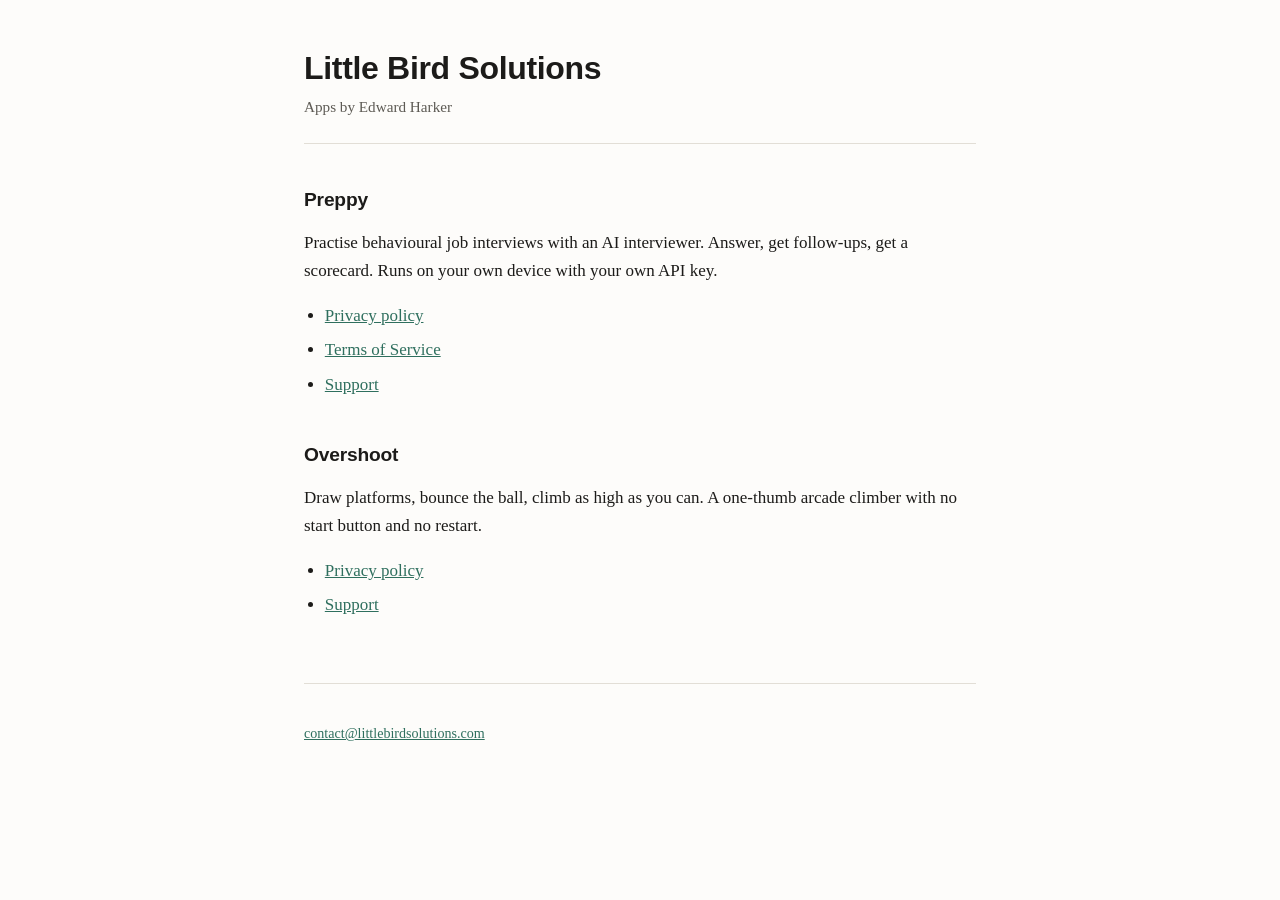
<file: index.html>
<!doctype html>
<html lang="en">
    <head>
        <meta charset="utf-8" />
        <meta name="viewport" content="width=device-width, initial-scale=1" />
        <title>Little Bird Solutions</title>
        <link rel="stylesheet" href="/assets/style.css" />
    </head>
    <body>
        <main>
            <h1>Little Bird Solutions</h1>
            <p class="subtitle">Apps by Edward Harker</p>

            <h2>Preppy</h2>
            <p>
                Practise behavioural job interviews with an AI interviewer.
                Answer, get follow-ups, get a scorecard. Runs on your own device
                with your own API key.
            </p>
            <ul>
                <li><a href="/preppy/privacy/">Privacy policy</a></li>
                <li><a href="/preppy/terms/">Terms of Service</a></li>
                <li><a href="/preppy/support/">Support</a></li>
            </ul>

            <h2>Overshoot</h2>
            <p>
                Draw platforms, bounce the ball, climb as high as you can. A
                one-thumb arcade climber with no start button and no restart.
            </p>
            <ul>
                <li><a href="/overshoot/privacy/">Privacy policy</a></li>
                <li><a href="/overshoot/support/">Support</a></li>
            </ul>

            <footer>
                <p>
                    <a href="mailto:contact@littlebirdsolutions.com"
                        >contact@littlebirdsolutions.com</a
                    >
                </p>
            </footer>
        </main>
    </body>
</html>
</file>
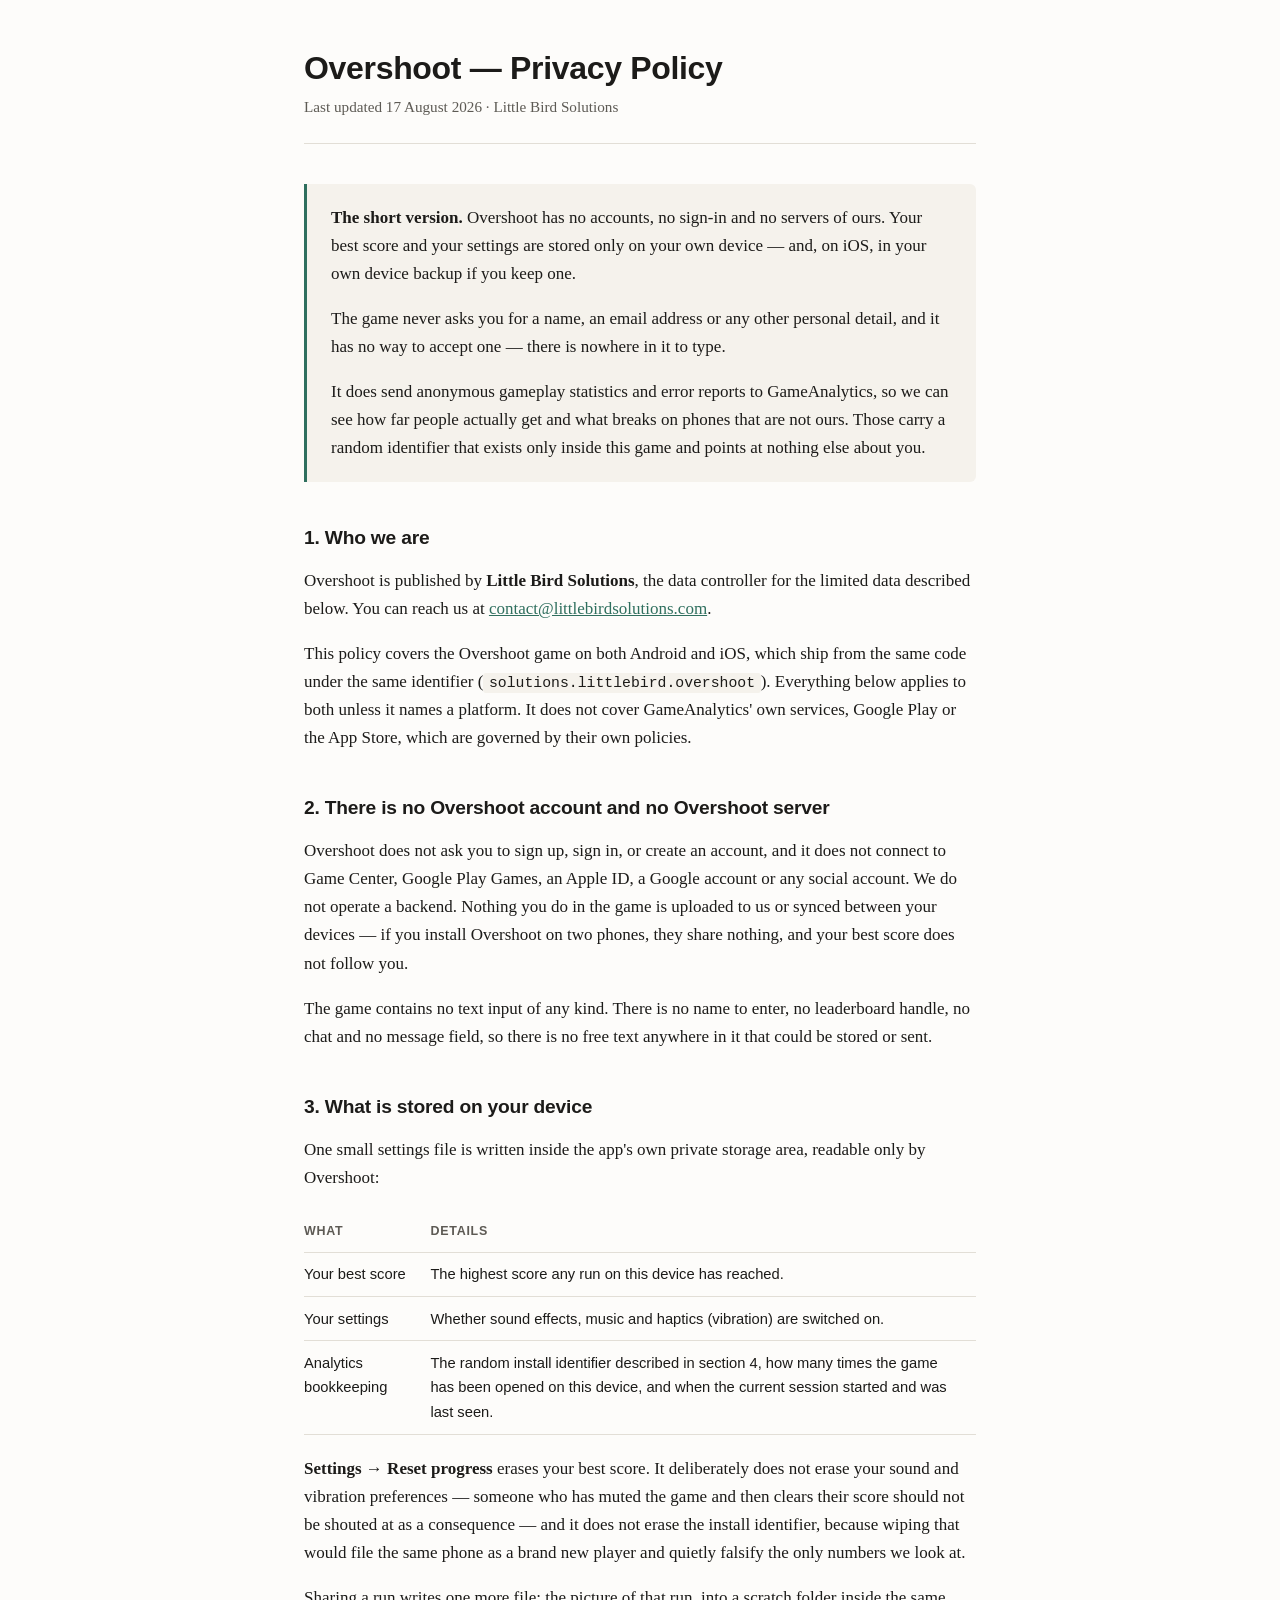
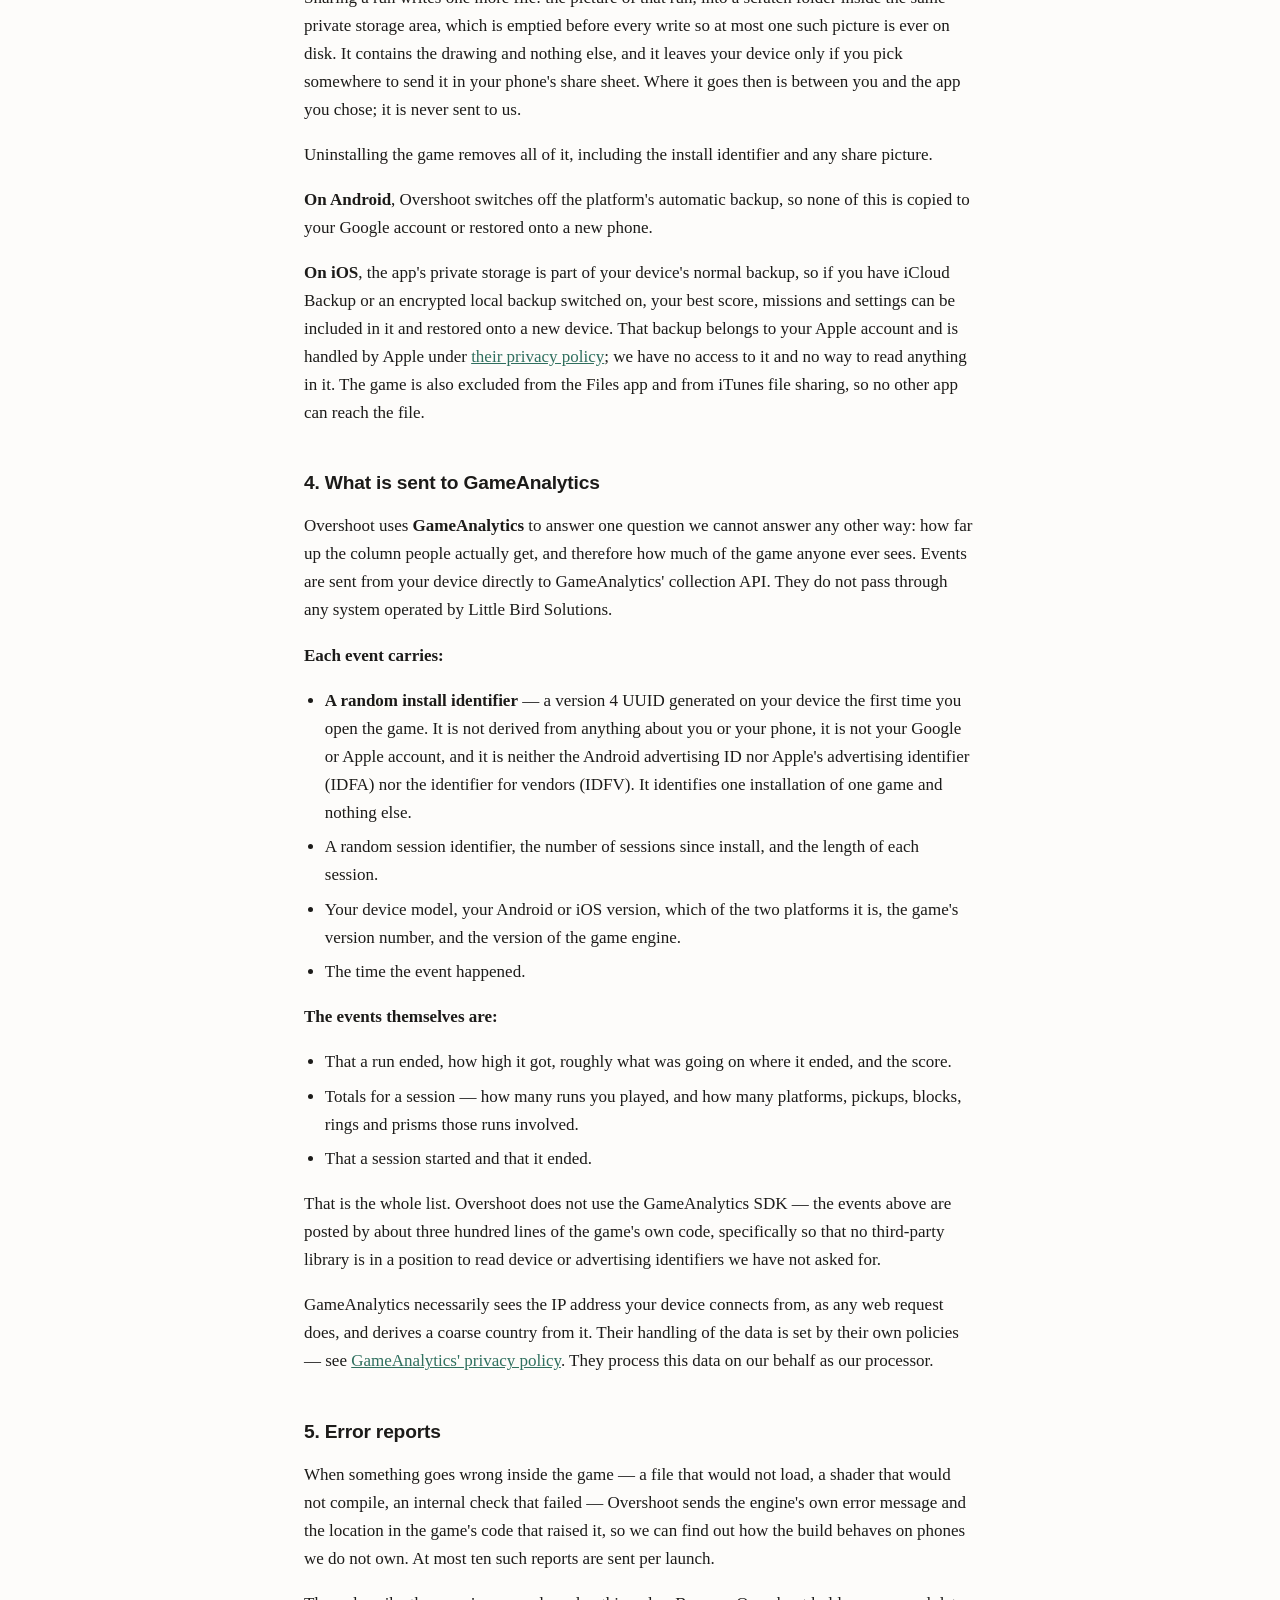
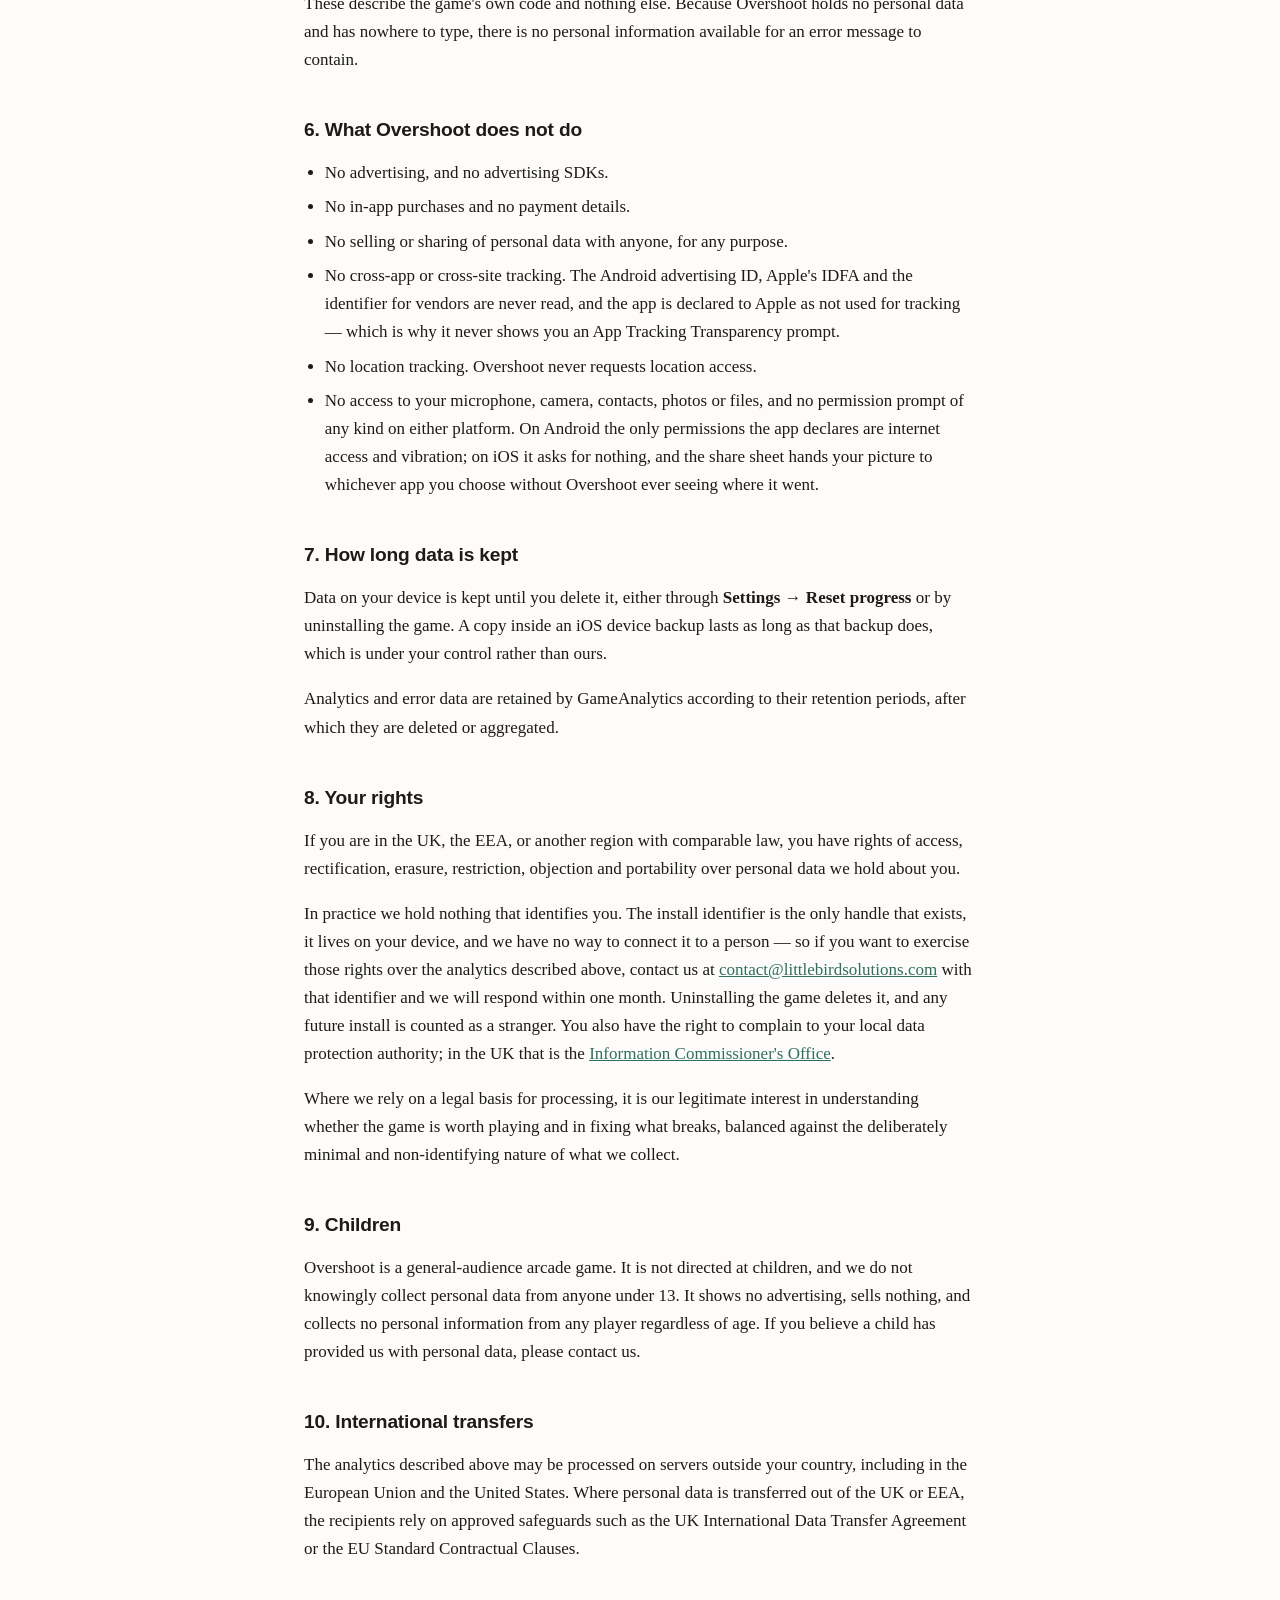
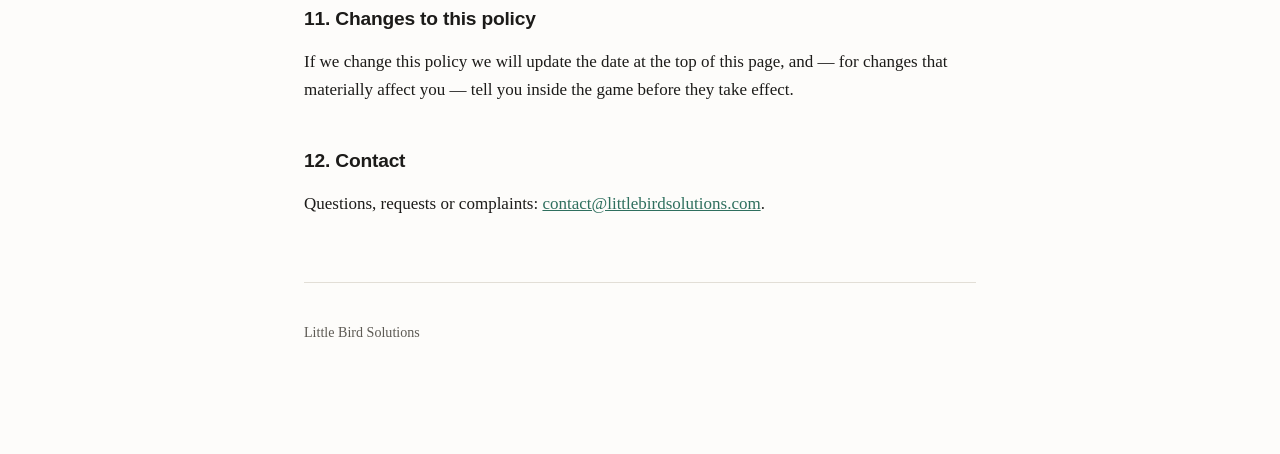
<file: overshoot/privacy/index.html>
<!doctype html>
<html lang="en">
    <head>
        <meta charset="utf-8" />
        <meta name="viewport" content="width=device-width, initial-scale=1" />
        <title>Privacy Policy — Overshoot</title>
        <link rel="stylesheet" href="/assets/style.css" />
    </head>
    <body>
        <main>
            <h1>Overshoot — Privacy Policy</h1>
            <p class="subtitle">
                Last updated 17 August 2026 · Little Bird Solutions
            </p>

            <div class="summary">
                <p>
                    <strong>The short version.</strong> Overshoot has no
                    accounts, no sign-in and no servers of ours. Your best score
                    and your settings are stored only on your own device — and,
                    on iOS, in your own device backup if you keep one.
                </p>
                <p>
                    The game never asks you for a name, an email address or any
                    other personal detail, and it has no way to accept one —
                    there is nowhere in it to type.
                </p>
                <p>
                    It does send anonymous gameplay statistics and error reports
                    to GameAnalytics, so we can see how far people actually get
                    and what breaks on phones that are not ours. Those carry a
                    random identifier that exists only inside this game and
                    points at nothing else about you.
                </p>
            </div>

            <h2>1. Who we are</h2>
            <p>
                Overshoot is published by
                <strong>Little Bird Solutions</strong>, the data controller for
                the limited data described below. You can reach us at
                <a href="mailto:contact@littlebirdsolutions.com"
                    >contact@littlebirdsolutions.com</a
                >.
            </p>
            <p>
                This policy covers the Overshoot game on both Android and iOS,
                which ship from the same code under the same identifier
                (<code>solutions.littlebird.overshoot</code>). Everything below
                applies to both unless it names a platform. It does not cover
                GameAnalytics' own services, Google Play or the App Store, which
                are governed by their own policies.
            </p>

            <h2>2. There is no Overshoot account and no Overshoot server</h2>
            <p>
                Overshoot does not ask you to sign up, sign in, or create an
                account, and it does not connect to Game Center, Google Play
                Games, an Apple ID, a Google account or any social account. We
                do not operate a backend. Nothing you do in
                the game is uploaded to us or synced between your devices — if
                you install Overshoot on two phones, they share nothing, and
                your best score does not follow you.
            </p>
            <p>
                The game contains no text input of any kind. There is no name to
                enter, no leaderboard handle, no chat and no message field, so
                there is no free text anywhere in it that could be stored or
                sent.
            </p>

            <h2>3. What is stored on your device</h2>
            <p>
                One small settings file is written inside the app's own private
                storage area, readable only by Overshoot:
            </p>

            <div class="table-wrap">
                <table>
                    <thead>
                        <tr>
                            <th>What</th>
                            <th>Details</th>
                        </tr>
                    </thead>
                    <tbody>
                        <tr>
                            <td>Your best score</td>
                            <td>
                                The highest score any run on this device has
                                reached.
                            </td>
                        </tr>
                        <tr>
                            <td>Your settings</td>
                            <td>
                                Whether sound effects, music and haptics
                                (vibration) are switched on.
                            </td>
                        </tr>
                        <tr>
                            <td>Analytics bookkeeping</td>
                            <td>
                                The random install identifier described in
                                section 4, how many times the game has been
                                opened on this device, and when the current
                                session started and was last seen.
                            </td>
                        </tr>
                    </tbody>
                </table>
            </div>

            <p>
                <strong>Settings → Reset progress</strong> erases your best
                score. It deliberately does not erase your sound
                and vibration preferences — someone who has muted the game and
                then clears their score should not be shouted at as a
                consequence — and it does not erase the install identifier,
                because wiping that would file the same phone as a brand new
                player and quietly falsify the only numbers we look at.
            </p>
            <p>
                Sharing a run writes one more file: the picture of that run,
                into a scratch folder inside the same private storage area,
                which is emptied before every write so at most one such picture
                is ever on disk. It contains the drawing and nothing else, and
                it leaves your device only if you pick somewhere to send it in
                your phone's share sheet. Where it goes then is between you and
                the app you chose; it is never sent to us.
            </p>
            <p>
                Uninstalling the game removes all of it, including the install
                identifier and any share picture.
            </p>
            <p>
                <strong>On Android</strong>, Overshoot switches off the
                platform's automatic backup, so none of this is copied to your
                Google account or restored onto a new phone.
            </p>
            <p>
                <strong>On iOS</strong>, the app's private storage is part of
                your device's normal backup, so if you have iCloud Backup or an
                encrypted local backup switched on, your best score, missions
                and settings can be included in it and restored onto a new
                device. That backup belongs to your Apple account and is handled
                by Apple under
                <a href="https://www.apple.com/legal/privacy/" rel="noopener"
                    >their privacy policy</a
                >; we have no access to it and no way to read anything in it.
                The game is also excluded from the Files app and from iTunes
                file sharing, so no other app can reach the file.
            </p>

            <h2>4. What is sent to GameAnalytics</h2>
            <p>
                Overshoot uses <strong>GameAnalytics</strong> to answer one
                question we cannot answer any other way: how far up the column
                people actually get, and therefore how much of the game anyone
                ever sees. Events are sent from your device directly to
                GameAnalytics' collection API. They do not pass through any
                system operated by Little Bird Solutions.
            </p>
            <p><strong>Each event carries:</strong></p>
            <ul>
                <li>
                    <strong>A random install identifier</strong> — a version 4
                    UUID generated on your device the first time you open the
                    game. It is not derived from anything about you or your
                    phone, it is not your Google or Apple account, and it is
                    neither the Android advertising ID nor Apple's advertising
                    identifier (IDFA) nor the identifier for vendors (IDFV). It
                    identifies one installation of one game and nothing else.
                </li>
                <li>
                    A random session identifier, the number of sessions since
                    install, and the length of each session.
                </li>
                <li>
                    Your device model, your Android or iOS version, which of the
                    two platforms it is, the game's version number, and the
                    version of the game engine.
                </li>
                <li>The time the event happened.</li>
            </ul>
            <p><strong>The events themselves are:</strong></p>
            <ul>
                <li>
                    That a run ended, how high it got, roughly what was going on
                    where it ended, and the score.
                </li>
                <li>
                    Totals for a session — how many runs you played, and how many
                    platforms, pickups, blocks, rings and prisms those runs
                    involved.
                </li>
                <li>That a session started and that it ended.</li>
            </ul>
            <p>
                That is the whole list. Overshoot does not use the GameAnalytics
                SDK — the events above are posted by about three hundred lines of
                the game's own code, specifically so that no third-party library
                is in a position to read device or advertising identifiers we
                have not asked for.
            </p>
            <p>
                GameAnalytics necessarily sees the IP address your device
                connects from, as any web request does, and derives a coarse
                country from it. Their handling of the data is set by their own
                policies — see
                <a
                    href="https://gameanalytics.com/privacy"
                    rel="noopener"
                    >GameAnalytics' privacy policy</a
                >. They process this data on our behalf as our processor.
            </p>

            <h2>5. Error reports</h2>
            <p>
                When something goes wrong inside the game — a file that would not
                load, a shader that would not compile, an internal check that
                failed — Overshoot sends the engine's own error message and the
                location in the game's code that raised it, so we can find out
                how the build behaves on phones we do not own. At most ten such
                reports are sent per launch.
            </p>
            <p>
                These describe the game's own code and nothing else. Because
                Overshoot holds no personal data and has nowhere to type, there
                is no personal information available for an error message to
                contain.
            </p>

            <h2>6. What Overshoot does not do</h2>
            <ul>
                <li>No advertising, and no advertising SDKs.</li>
                <li>No in-app purchases and no payment details.</li>
                <li>
                    No selling or sharing of personal data with anyone, for any
                    purpose.
                </li>
                <li>
                    No cross-app or cross-site tracking. The Android advertising
                    ID, Apple's IDFA and the identifier for vendors are never
                    read, and the app is declared to Apple as not used for
                    tracking — which is why it never shows you an App Tracking
                    Transparency prompt.
                </li>
                <li>
                    No location tracking. Overshoot never requests location
                    access.
                </li>
                <li>
                    No access to your microphone, camera, contacts, photos or
                    files, and no permission prompt of any kind on either
                    platform. On Android the only permissions the app declares
                    are internet access and vibration; on iOS it asks for
                    nothing, and the share sheet hands your picture to whichever
                    app you choose without Overshoot ever seeing where it went.
                </li>
            </ul>

            <h2>7. How long data is kept</h2>
            <p>
                Data on your device is kept until you delete it, either through
                <strong>Settings → Reset progress</strong> or by uninstalling the
                game. A copy inside an iOS device backup lasts as long as that
                backup does, which is under your control rather than ours.
            </p>
            <p>
                Analytics and error data are retained by GameAnalytics according
                to their retention periods, after which they are deleted or
                aggregated.
            </p>

            <h2>8. Your rights</h2>
            <p>
                If you are in the UK, the EEA, or another region with comparable
                law, you have rights of access, rectification, erasure,
                restriction, objection and portability over personal data we hold
                about you.
            </p>
            <p>
                In practice we hold nothing that identifies you. The install
                identifier is the only handle that exists, it lives on your
                device, and we have no way to connect it to a person — so if you
                want to exercise those rights over the analytics described above,
                contact us at
                <a href="mailto:contact@littlebirdsolutions.com"
                    >contact@littlebirdsolutions.com</a
                >
                with that identifier and we will respond within one month.
                Uninstalling the game deletes it, and any future install is
                counted as a stranger. You also have the right to complain to
                your local data protection authority; in the UK that is the
                <a href="https://ico.org.uk" rel="noopener"
                    >Information Commissioner's Office</a
                >.
            </p>
            <p>
                Where we rely on a legal basis for processing, it is our
                legitimate interest in understanding whether the game is worth
                playing and in fixing what breaks, balanced against the
                deliberately minimal and non-identifying nature of what we
                collect.
            </p>

            <h2>9. Children</h2>
            <p>
                Overshoot is a general-audience arcade game. It is not directed
                at children, and we do not knowingly collect personal data from
                anyone under 13. It shows no advertising, sells nothing, and
                collects no personal information from any player regardless of
                age. If you believe a child has provided us with personal data,
                please contact us.
            </p>

            <h2>10. International transfers</h2>
            <p>
                The analytics described above may be processed on servers outside
                your country, including in the European Union and the United
                States. Where personal data is transferred out of the UK or EEA,
                the recipients rely on approved safeguards such as the UK
                International Data Transfer Agreement or the EU Standard
                Contractual Clauses.
            </p>

            <h2>11. Changes to this policy</h2>
            <p>
                If we change this policy we will update the date at the top of
                this page, and — for changes that materially affect you — tell
                you inside the game before they take effect.
            </p>

            <h2>12. Contact</h2>
            <p>
                Questions, requests or complaints:
                <a href="mailto:contact@littlebirdsolutions.com"
                    >contact@littlebirdsolutions.com</a
                >.
            </p>

            <footer>
                <p>Little Bird Solutions</p>
            </footer>
        </main>
    </body>
</html>
</file>
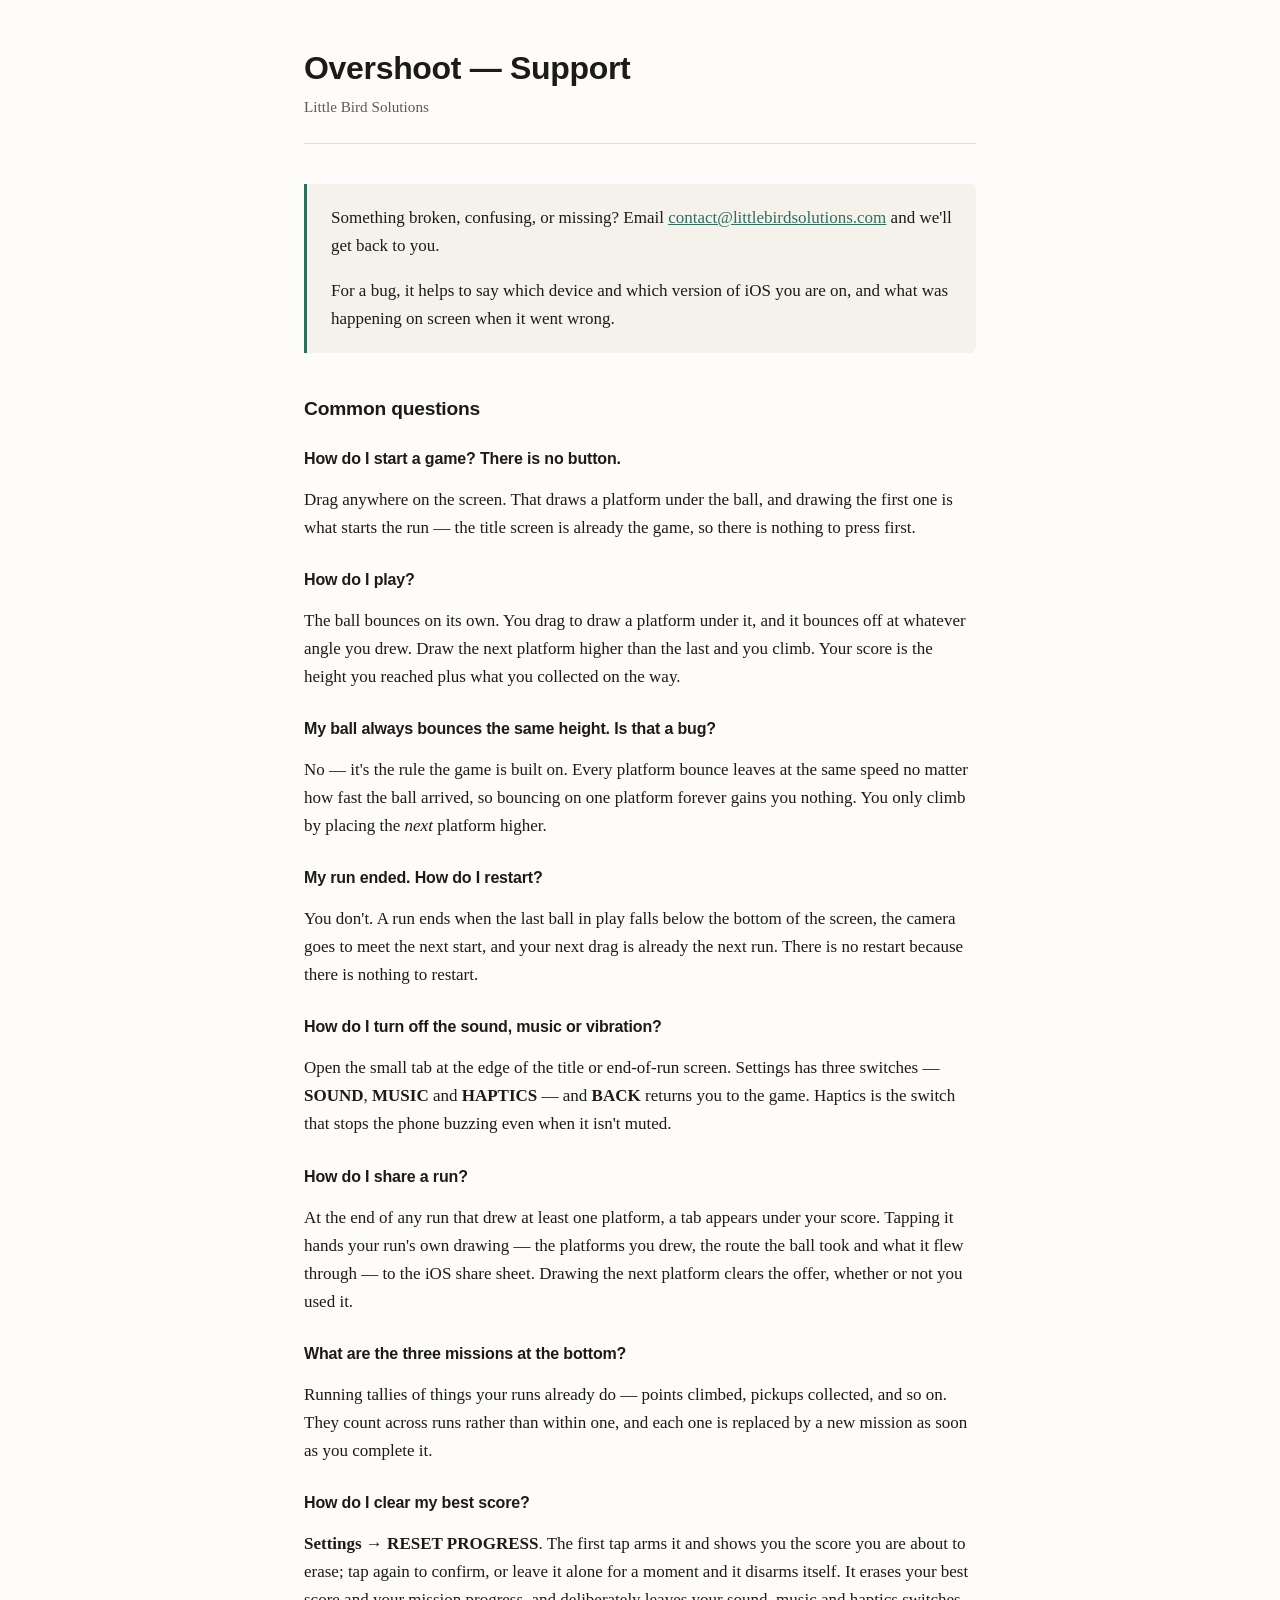
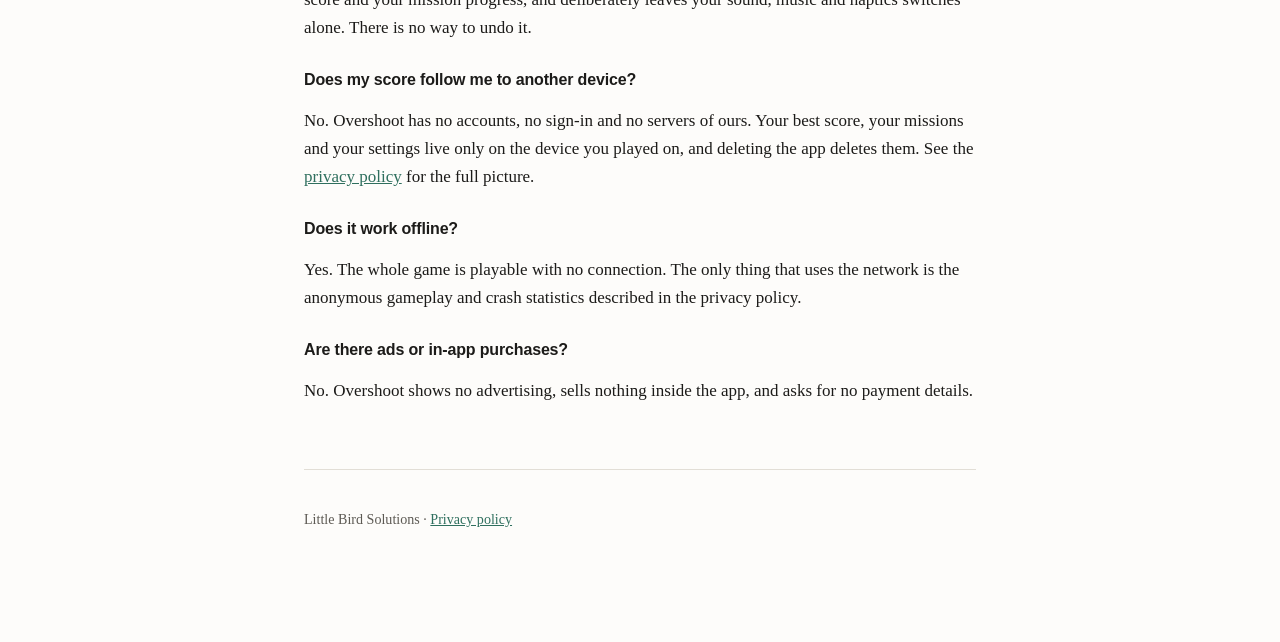
<file: overshoot/support/index.html>
<!doctype html>
<html lang="en">
    <head>
        <meta charset="utf-8" />
        <meta name="viewport" content="width=device-width, initial-scale=1" />
        <title>Support — Overshoot</title>
        <link rel="stylesheet" href="/assets/style.css" />
    </head>
    <body>
        <main>
            <h1>Overshoot — Support</h1>
            <p class="subtitle">Little Bird Solutions</p>

            <div class="summary">
                <p>
                    Something broken, confusing, or missing? Email
                    <a href="mailto:contact@littlebirdsolutions.com"
                        >contact@littlebirdsolutions.com</a
                    >
                    and we'll get back to you.
                </p>
                <p>
                    For a bug, it helps to say which device and which version of
                    iOS you are on, and what was happening on screen when it
                    went wrong.
                </p>
            </div>

            <h2>Common questions</h2>

            <h3>How do I start a game? There is no button.</h3>
            <p>
                Drag anywhere on the screen. That draws a platform under the
                ball, and drawing the first one is what starts the run — the
                title screen is already the game, so there is nothing to press
                first.
            </p>

            <h3>How do I play?</h3>
            <p>
                The ball bounces on its own. You drag to draw a platform under
                it, and it bounces off at whatever angle you drew. Draw the next
                platform higher than the last and you climb. Your score is the
                height you reached plus what you collected on the way.
            </p>

            <h3>My ball always bounces the same height. Is that a bug?</h3>
            <p>
                No — it's the rule the game is built on. Every platform bounce
                leaves at the same speed no matter how fast the ball arrived, so
                bouncing on one platform forever gains you nothing. You only
                climb by placing the <em>next</em> platform higher.
            </p>

            <h3>My run ended. How do I restart?</h3>
            <p>
                You don't. A run ends when the last ball in play falls below the
                bottom of the screen, the camera goes to meet the next start,
                and your next drag is already the next run. There is no restart
                because there is nothing to restart.
            </p>

            <h3>How do I turn off the sound, music or vibration?</h3>
            <p>
                Open the small tab at the edge of the title or end-of-run
                screen. Settings has three switches —
                <strong>SOUND</strong>, <strong>MUSIC</strong> and
                <strong>HAPTICS</strong> — and <strong>BACK</strong> returns you
                to the game. Haptics is the switch that stops the phone buzzing
                even when it isn't muted.
            </p>

            <h3>How do I share a run?</h3>
            <p>
                At the end of any run that drew at least one platform, a tab
                appears under your score. Tapping it hands your run's own
                drawing — the platforms you drew, the route the ball took and
                what it flew through — to the iOS share sheet. Drawing the next
                platform clears the offer, whether or not you used it.
            </p>

            <h3>What are the three missions at the bottom?</h3>
            <p>
                Running tallies of things your runs already do — points climbed,
                pickups collected, and so on. They count across runs rather than
                within one, and each one is replaced by a new mission as soon as
                you complete it.
            </p>

            <h3>How do I clear my best score?</h3>
            <p>
                <strong>Settings → RESET PROGRESS</strong>. The first tap arms
                it and shows you the score you are about to erase; tap again to
                confirm, or leave it alone for a moment and it disarms itself.
                It erases your best score and your mission progress, and
                deliberately leaves your sound, music and haptics switches
                alone. There is no way to undo it.
            </p>

            <h3>Does my score follow me to another device?</h3>
            <p>
                No. Overshoot has no accounts, no sign-in and no servers of
                ours. Your best score, your missions and your settings live only
                on the device you played on, and deleting the app deletes them.
                See the <a href="/overshoot/privacy/">privacy policy</a> for the
                full picture.
            </p>

            <h3>Does it work offline?</h3>
            <p>
                Yes. The whole game is playable with no connection. The only
                thing that uses the network is the anonymous gameplay and crash
                statistics described in the privacy policy.
            </p>

            <h3>Are there ads or in-app purchases?</h3>
            <p>
                No. Overshoot shows no advertising, sells nothing inside the
                app, and asks for no payment details.
            </p>

            <footer>
                <p>
                    Little Bird Solutions ·
                    <a href="/overshoot/privacy/">Privacy policy</a>
                </p>
            </footer>
        </main>
    </body>
</html>
</file>
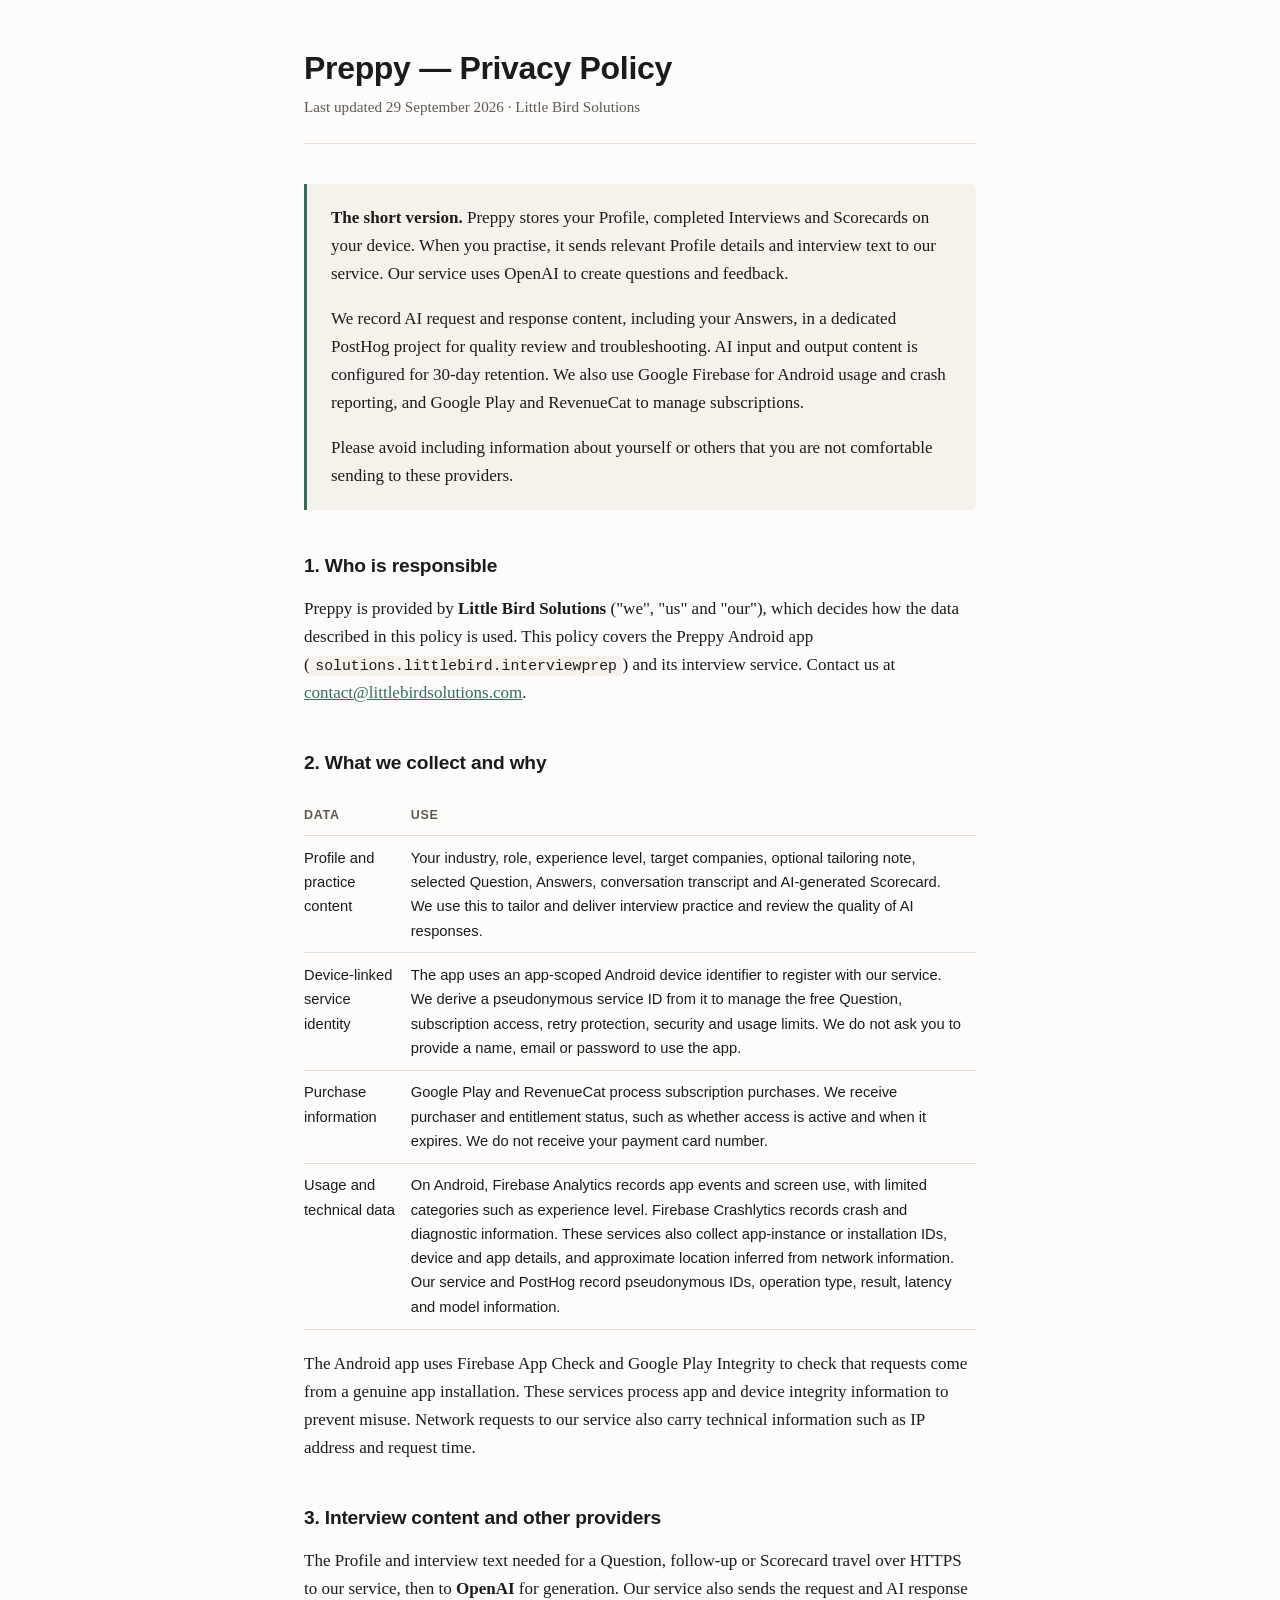
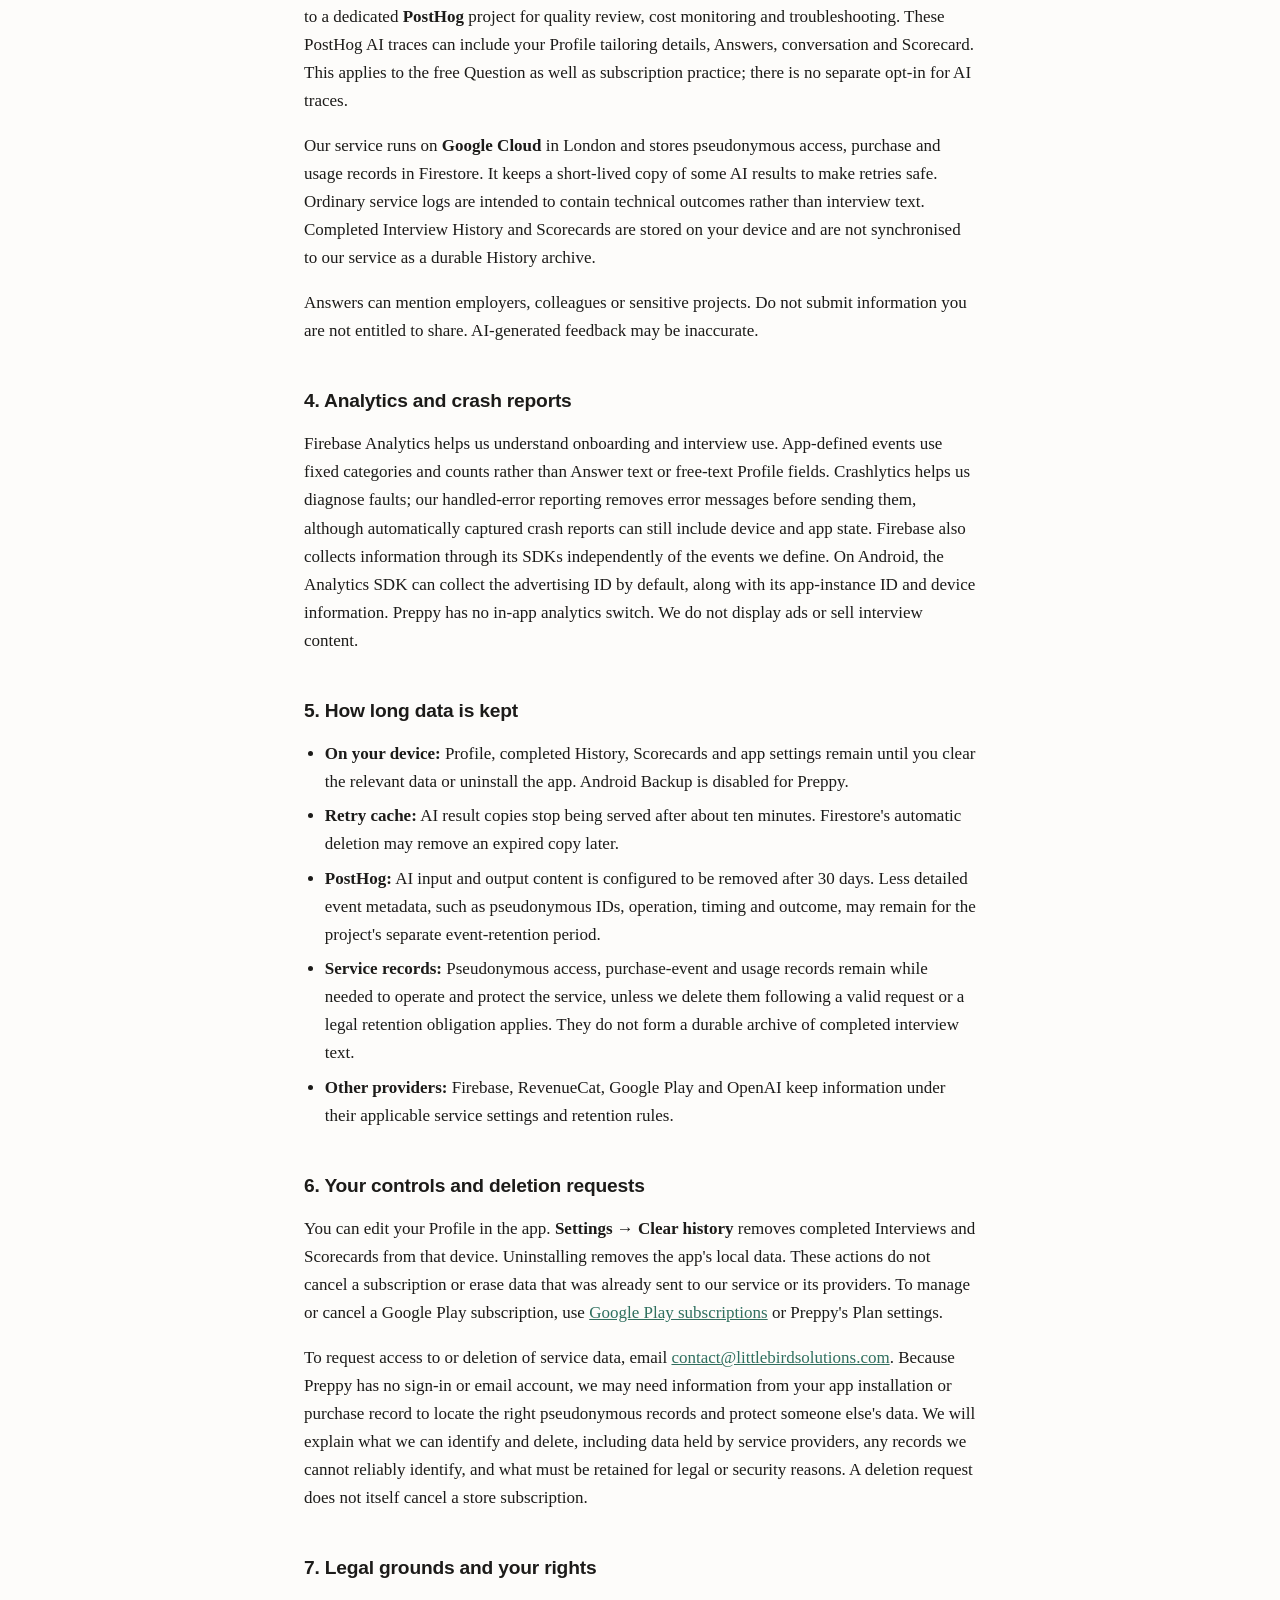
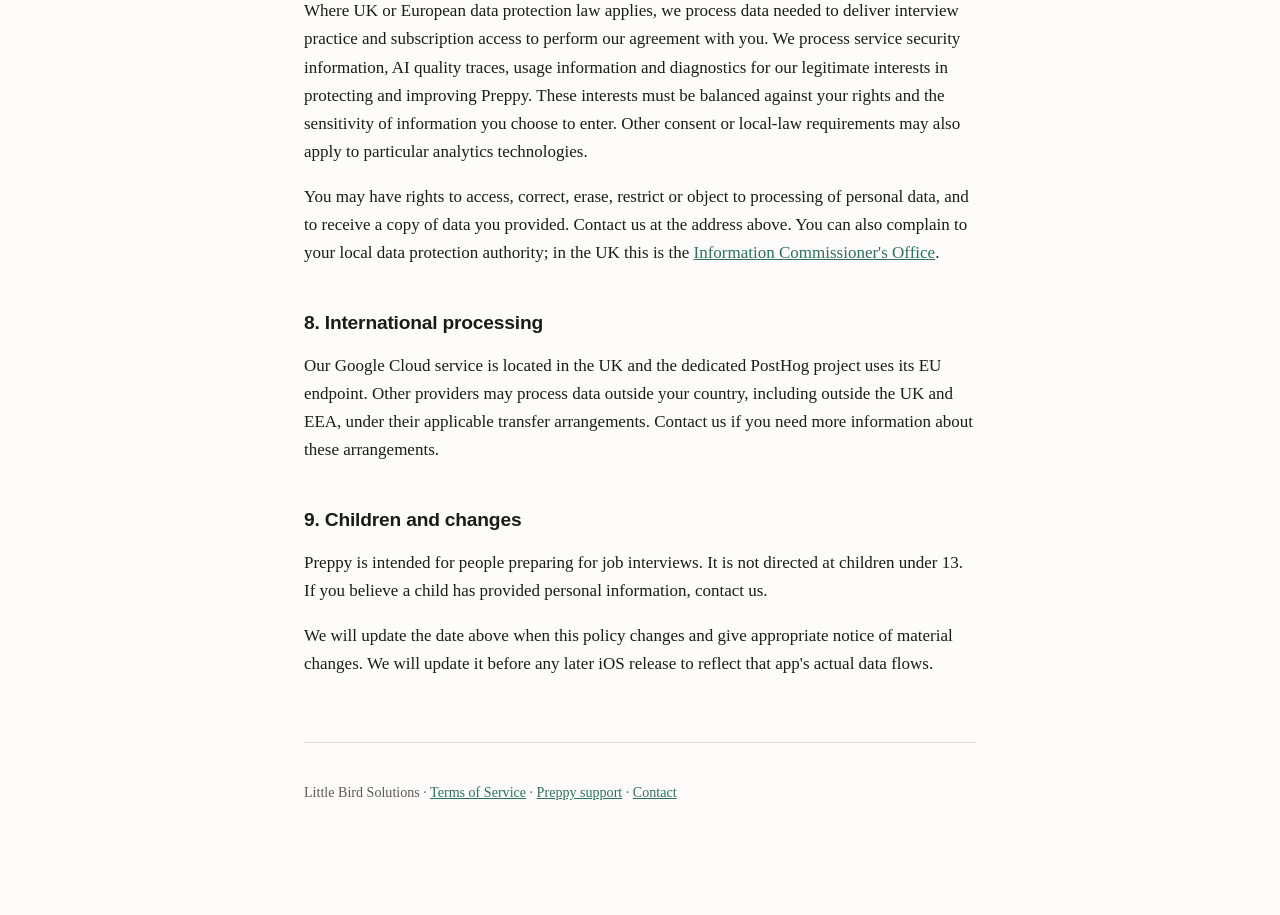
<file: preppy/privacy/index.html>
<!doctype html>
<html lang="en">
    <head>
        <meta charset="utf-8" />
        <meta name="viewport" content="width=device-width, initial-scale=1" />
        <title>Privacy Policy — Preppy</title>
        <meta name="description" content="How Preppy handles interview answers, subscriptions, analytics and support data." />
        <link rel="stylesheet" href="/assets/style.css" />
    </head>
    <body>
        <main>
            <h1>Preppy — Privacy Policy</h1>
            <p class="subtitle">Last updated 29 September 2026 · Little Bird Solutions</p>

            <div class="summary">
                <p><strong>The short version.</strong> Preppy stores your Profile, completed Interviews and Scorecards on your device. When you practise, it sends relevant Profile details and interview text to our service. Our service uses OpenAI to create questions and feedback.</p>
                <p>We record AI request and response content, including your Answers, in a dedicated PostHog project for quality review and troubleshooting. AI input and output content is configured for 30-day retention. We also use Google Firebase for Android usage and crash reporting, and Google Play and RevenueCat to manage subscriptions.</p>
                <p>Please avoid including information about yourself or others that you are not comfortable sending to these providers.</p>
            </div>

            <h2>1. Who is responsible</h2>
            <p>Preppy is provided by <strong>Little Bird Solutions</strong> ("we", "us" and "our"), which decides how the data described in this policy is used. This policy covers the Preppy Android app (<code>solutions.littlebird.interviewprep</code>) and its interview service. Contact us at <a href="mailto:contact@littlebirdsolutions.com">contact@littlebirdsolutions.com</a>.</p>

            <h2>2. What we collect and why</h2>
            <div class="table-wrap">
                <table>
                    <thead><tr><th>Data</th><th>Use</th></tr></thead>
                    <tbody>
                        <tr><td>Profile and practice content</td><td>Your industry, role, experience level, target companies, optional tailoring note, selected Question, Answers, conversation transcript and AI-generated Scorecard. We use this to tailor and deliver interview practice and review the quality of AI responses.</td></tr>
                        <tr><td>Device-linked service identity</td><td>The app uses an app-scoped Android device identifier to register with our service. We derive a pseudonymous service ID from it to manage the free Question, subscription access, retry protection, security and usage limits. We do not ask you to provide a name, email or password to use the app.</td></tr>
                        <tr><td>Purchase information</td><td>Google Play and RevenueCat process subscription purchases. We receive purchaser and entitlement status, such as whether access is active and when it expires. We do not receive your payment card number.</td></tr>
                        <tr><td>Usage and technical data</td><td>On Android, Firebase Analytics records app events and screen use, with limited categories such as experience level. Firebase Crashlytics records crash and diagnostic information. These services also collect app-instance or installation IDs, device and app details, and approximate location inferred from network information. Our service and PostHog record pseudonymous IDs, operation type, result, latency and model information.</td></tr>
                    </tbody>
                </table>
            </div>
            <p>The Android app uses Firebase App Check and Google Play Integrity to check that requests come from a genuine app installation. These services process app and device integrity information to prevent misuse. Network requests to our service also carry technical information such as IP address and request time.</p>

            <h2>3. Interview content and other providers</h2>
            <p>The Profile and interview text needed for a Question, follow-up or Scorecard travel over HTTPS to our service, then to <strong>OpenAI</strong> for generation. Our service also sends the request and AI response to a dedicated <strong>PostHog</strong> project for quality review, cost monitoring and troubleshooting. These PostHog AI traces can include your Profile tailoring details, Answers, conversation and Scorecard. This applies to the free Question as well as subscription practice; there is no separate opt-in for AI traces.</p>
            <p>Our service runs on <strong>Google Cloud</strong> in London and stores pseudonymous access, purchase and usage records in Firestore. It keeps a short-lived copy of some AI results to make retries safe. Ordinary service logs are intended to contain technical outcomes rather than interview text. Completed Interview History and Scorecards are stored on your device and are not synchronised to our service as a durable History archive.</p>
            <p>Answers can mention employers, colleagues or sensitive projects. Do not submit information you are not entitled to share. AI-generated feedback may be inaccurate.</p>

            <h2>4. Analytics and crash reports</h2>
            <p>Firebase Analytics helps us understand onboarding and interview use. App-defined events use fixed categories and counts rather than Answer text or free-text Profile fields. Crashlytics helps us diagnose faults; our handled-error reporting removes error messages before sending them, although automatically captured crash reports can still include device and app state. Firebase also collects information through its SDKs independently of the events we define. On Android, the Analytics SDK can collect the advertising ID by default, along with its app-instance ID and device information. Preppy has no in-app analytics switch. We do not display ads or sell interview content.</p>

            <h2>5. How long data is kept</h2>
            <ul>
                <li><strong>On your device:</strong> Profile, completed History, Scorecards and app settings remain until you clear the relevant data or uninstall the app. Android Backup is disabled for Preppy.</li>
                <li><strong>Retry cache:</strong> AI result copies stop being served after about ten minutes. Firestore's automatic deletion may remove an expired copy later.</li>
                <li><strong>PostHog:</strong> AI input and output content is configured to be removed after 30 days. Less detailed event metadata, such as pseudonymous IDs, operation, timing and outcome, may remain for the project's separate event-retention period.</li>
                <li><strong>Service records:</strong> Pseudonymous access, purchase-event and usage records remain while needed to operate and protect the service, unless we delete them following a valid request or a legal retention obligation applies. They do not form a durable archive of completed interview text.</li>
                <li><strong>Other providers:</strong> Firebase, RevenueCat, Google Play and OpenAI keep information under their applicable service settings and retention rules.</li>
            </ul>

            <h2 id="delete">6. Your controls and deletion requests</h2>
            <p>You can edit your Profile in the app. <strong>Settings → Clear history</strong> removes completed Interviews and Scorecards from that device. Uninstalling removes the app's local data. These actions do not cancel a subscription or erase data that was already sent to our service or its providers. To manage or cancel a Google Play subscription, use <a href="https://play.google.com/store/account/subscriptions">Google Play subscriptions</a> or Preppy's Plan settings.</p>
            <p>To request access to or deletion of service data, email <a href="mailto:contact@littlebirdsolutions.com?subject=Preppy%20data%20request">contact@littlebirdsolutions.com</a>. Because Preppy has no sign-in or email account, we may need information from your app installation or purchase record to locate the right pseudonymous records and protect someone else's data. We will explain what we can identify and delete, including data held by service providers, any records we cannot reliably identify, and what must be retained for legal or security reasons. A deletion request does not itself cancel a store subscription.</p>

            <h2>7. Legal grounds and your rights</h2>
            <p>Where UK or European data protection law applies, we process data needed to deliver interview practice and subscription access to perform our agreement with you. We process service security information, AI quality traces, usage information and diagnostics for our legitimate interests in protecting and improving Preppy. These interests must be balanced against your rights and the sensitivity of information you choose to enter. Other consent or local-law requirements may also apply to particular analytics technologies.</p>
            <p>You may have rights to access, correct, erase, restrict or object to processing of personal data, and to receive a copy of data you provided. Contact us at the address above. You can also complain to your local data protection authority; in the UK this is the <a href="https://ico.org.uk/">Information Commissioner's Office</a>.</p>

            <h2>8. International processing</h2>
            <p>Our Google Cloud service is located in the UK and the dedicated PostHog project uses its EU endpoint. Other providers may process data outside your country, including outside the UK and EEA, under their applicable transfer arrangements. Contact us if you need more information about these arrangements.</p>

            <h2>9. Children and changes</h2>
            <p>Preppy is intended for people preparing for job interviews. It is not directed at children under 13. If you believe a child has provided personal information, contact us.</p>
            <p>We will update the date above when this policy changes and give appropriate notice of material changes. We will update it before any later iOS release to reflect that app's actual data flows.</p>

            <footer><p>Little Bird Solutions · <a href="/preppy/terms/">Terms of Service</a> · <a href="/preppy/support/">Preppy support</a> · <a href="mailto:contact@littlebirdsolutions.com">Contact</a></p></footer>
        </main>
    </body>
</html>
</file>
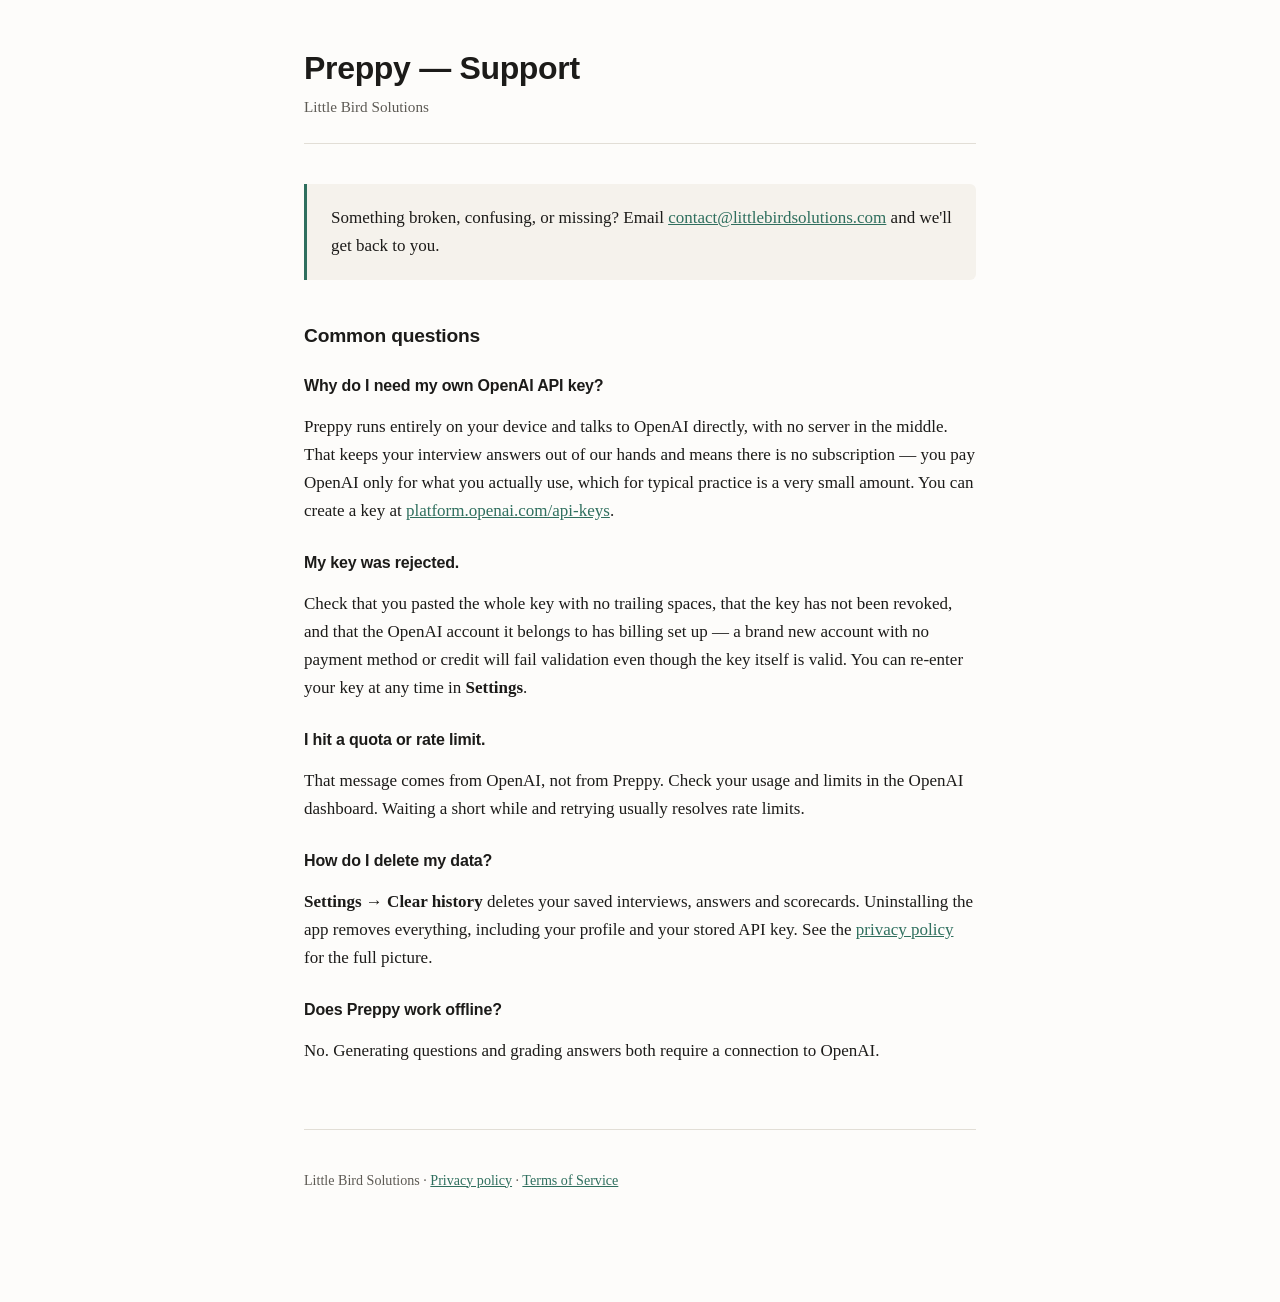
<file: preppy/support/index.html>
<!doctype html>
<html lang="en">
    <head>
        <meta charset="utf-8" />
        <meta name="viewport" content="width=device-width, initial-scale=1" />
        <title>Support — Preppy</title>
        <link rel="stylesheet" href="/assets/style.css" />
    </head>
    <body>
        <main>
            <h1>Preppy — Support</h1>
            <p class="subtitle">Little Bird Solutions</p>

            <div class="summary">
                <p>
                    Something broken, confusing, or missing? Email
                    <a href="mailto:contact@littlebirdsolutions.com"
                        >contact@littlebirdsolutions.com</a
                    >
                    and we'll get back to you.
                </p>
            </div>

            <h2>Common questions</h2>

            <h3>Why do I need my own OpenAI API key?</h3>
            <p>
                Preppy runs entirely on your device and talks to OpenAI
                directly, with no server in the middle. That keeps your
                interview answers out of our hands and means there is no
                subscription — you pay OpenAI only for what you actually use,
                which for typical practice is a very small amount. You can
                create a key at
                <a href="https://platform.openai.com/api-keys" rel="noopener"
                    >platform.openai.com/api-keys</a
                >.
            </p>

            <h3>My key was rejected.</h3>
            <p>
                Check that you pasted the whole key with no trailing spaces,
                that the key has not been revoked, and that the OpenAI account
                it belongs to has billing set up — a brand new account with no
                payment method or credit will fail validation even though the
                key itself is valid. You can re-enter your key at any time in
                <strong>Settings</strong>.
            </p>

            <h3>I hit a quota or rate limit.</h3>
            <p>
                That message comes from OpenAI, not from Preppy. Check your
                usage and limits in the OpenAI dashboard. Waiting a short while
                and retrying usually resolves rate limits.
            </p>

            <h3>How do I delete my data?</h3>
            <p>
                <strong>Settings → Clear history</strong> deletes your saved
                interviews, answers and scorecards. Uninstalling the app removes
                everything, including your profile and your stored API key. See
                the <a href="/preppy/privacy/">privacy policy</a> for the full
                picture.
            </p>

            <h3>Does Preppy work offline?</h3>
            <p>
                No. Generating questions and grading answers both require a
                connection to OpenAI.
            </p>

            <footer>
                <p>
                    Little Bird Solutions ·
                    <a href="/preppy/privacy/">Privacy policy</a> ·
                    <a href="/preppy/terms/">Terms of Service</a>
                </p>
            </footer>
        </main>
    </body>
</html>
</file>
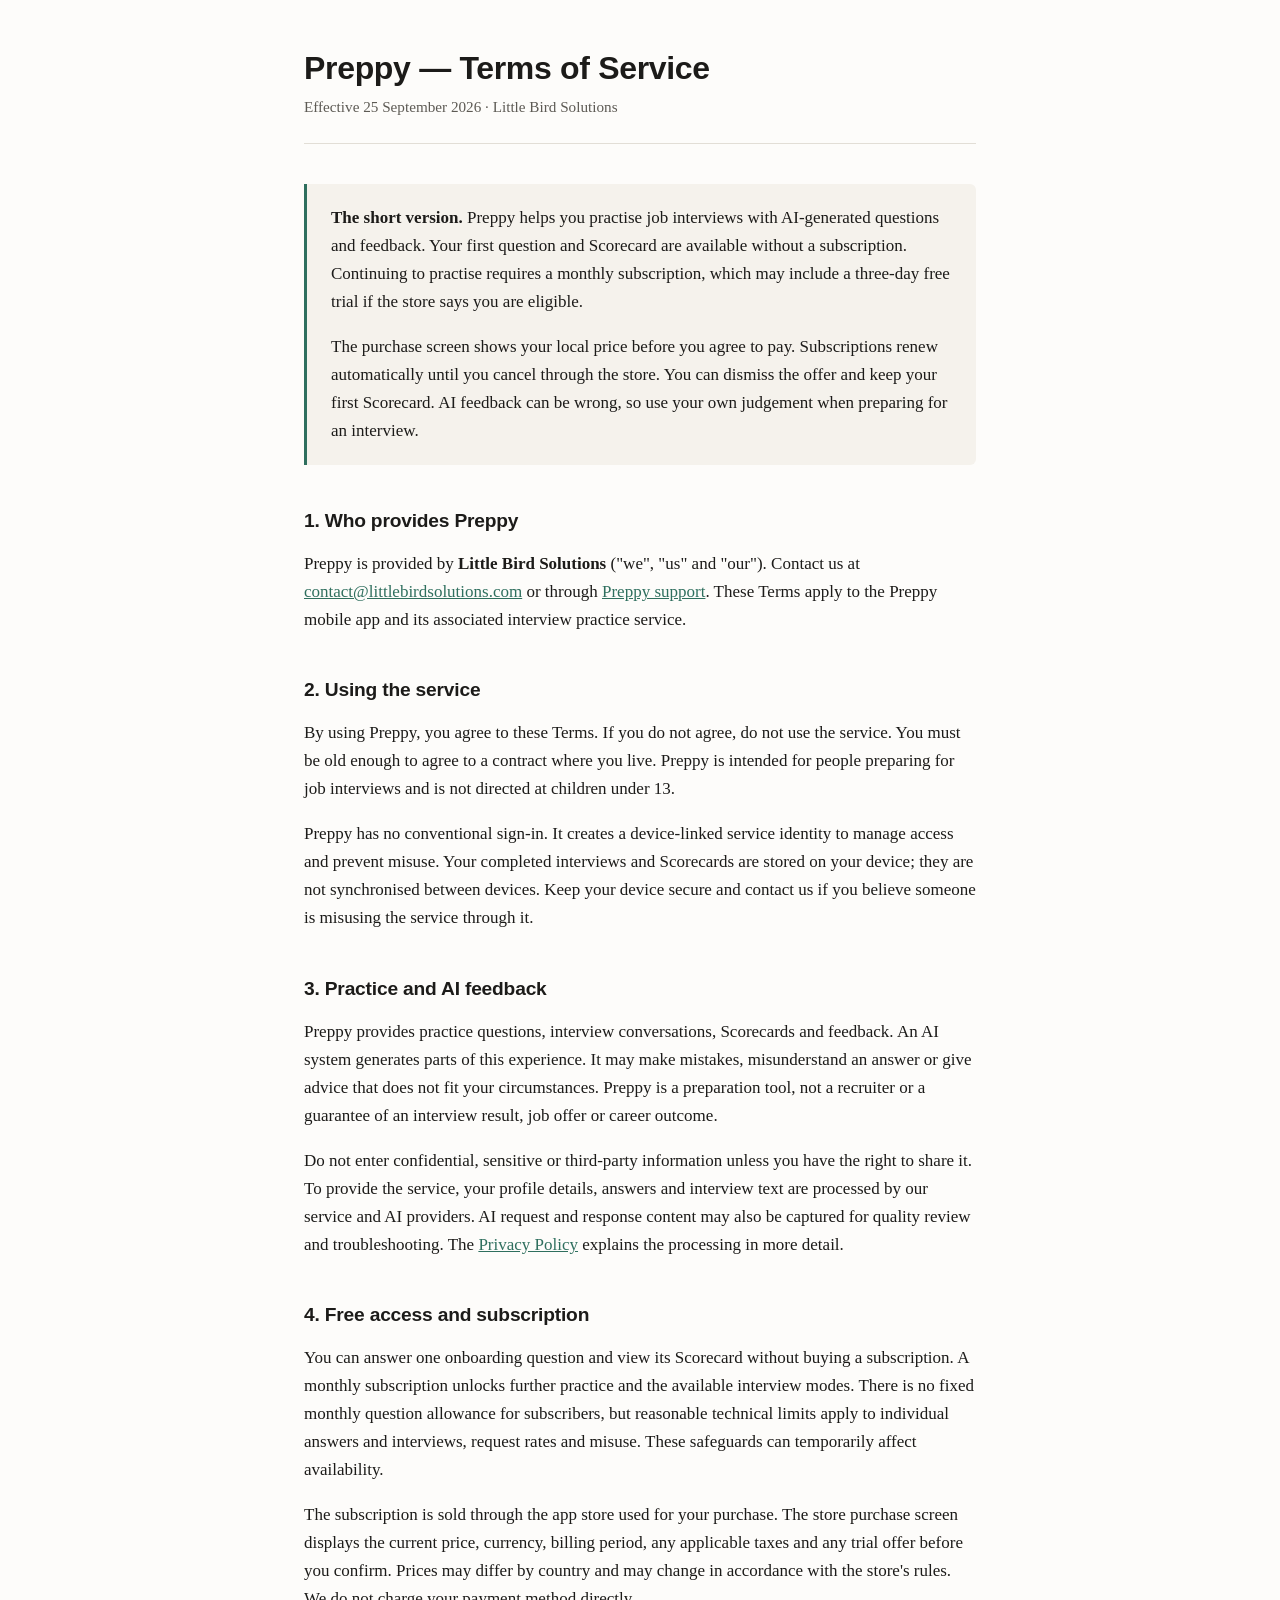
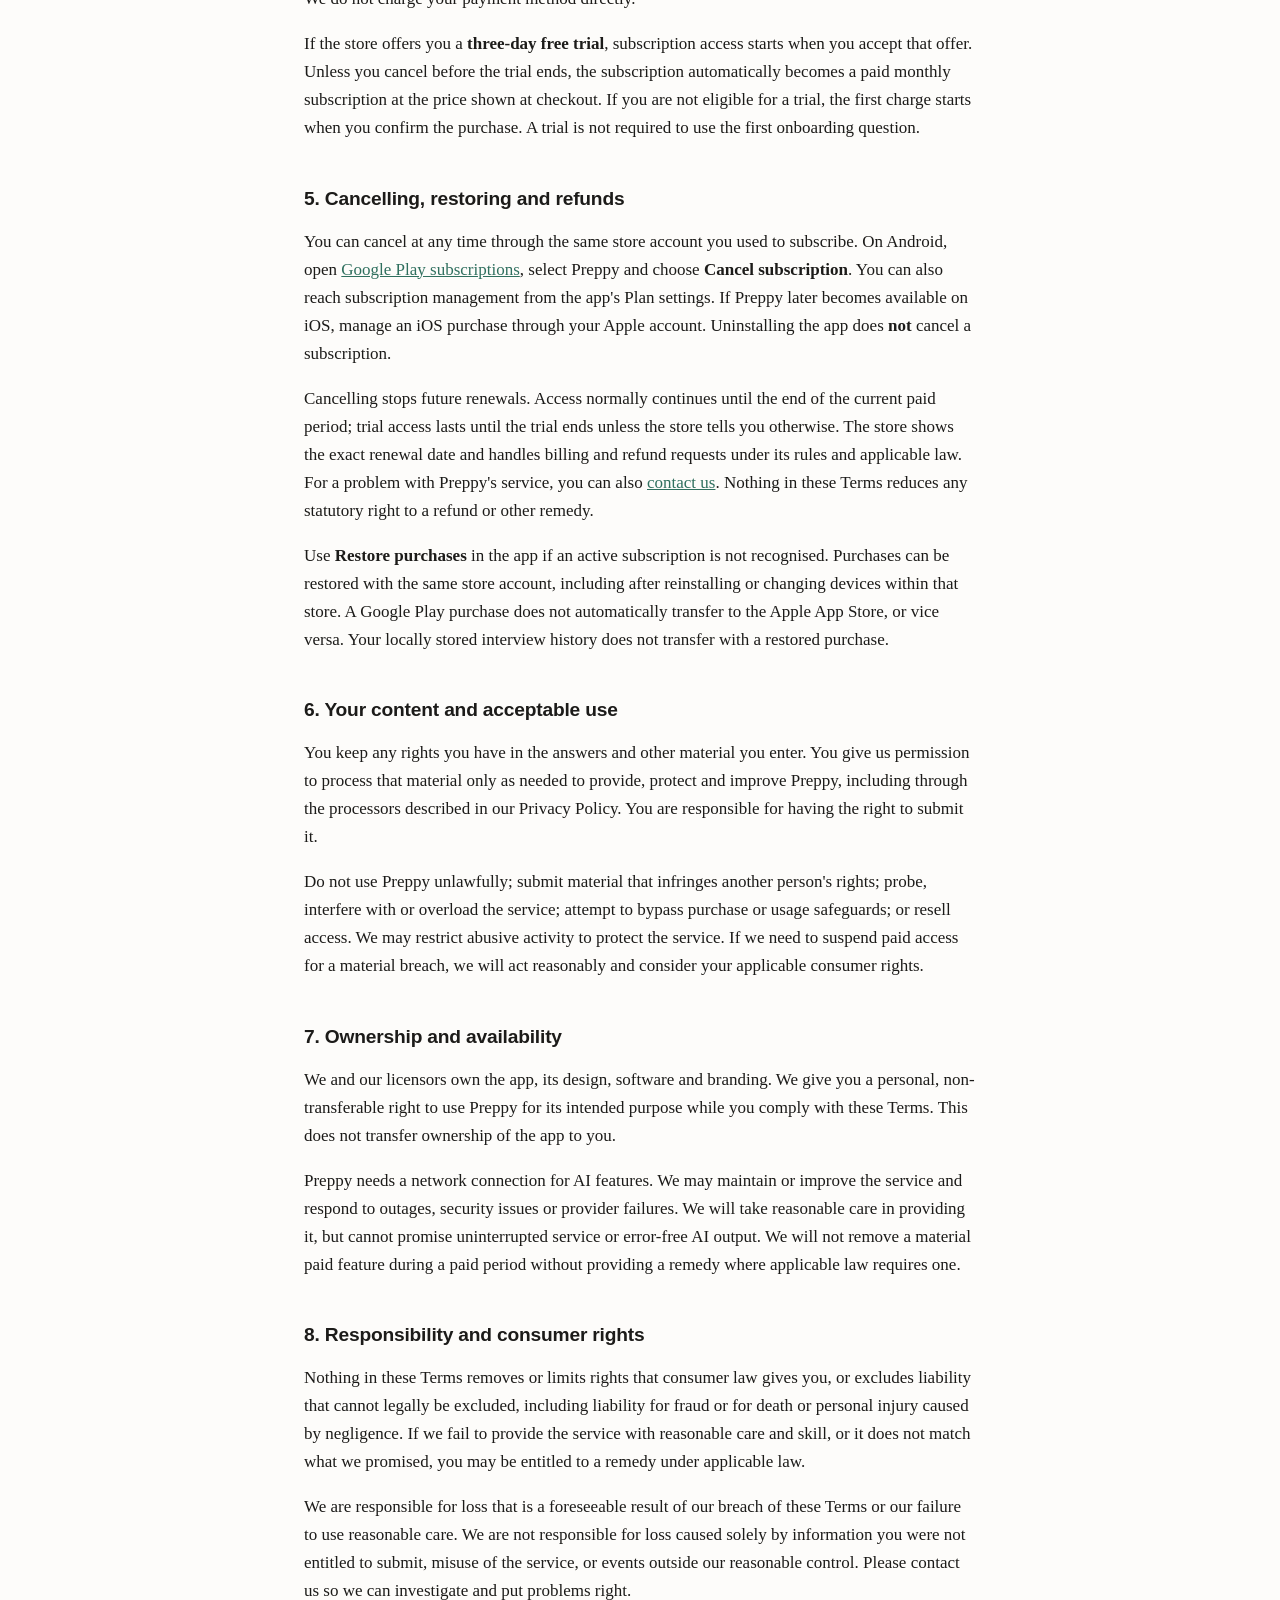
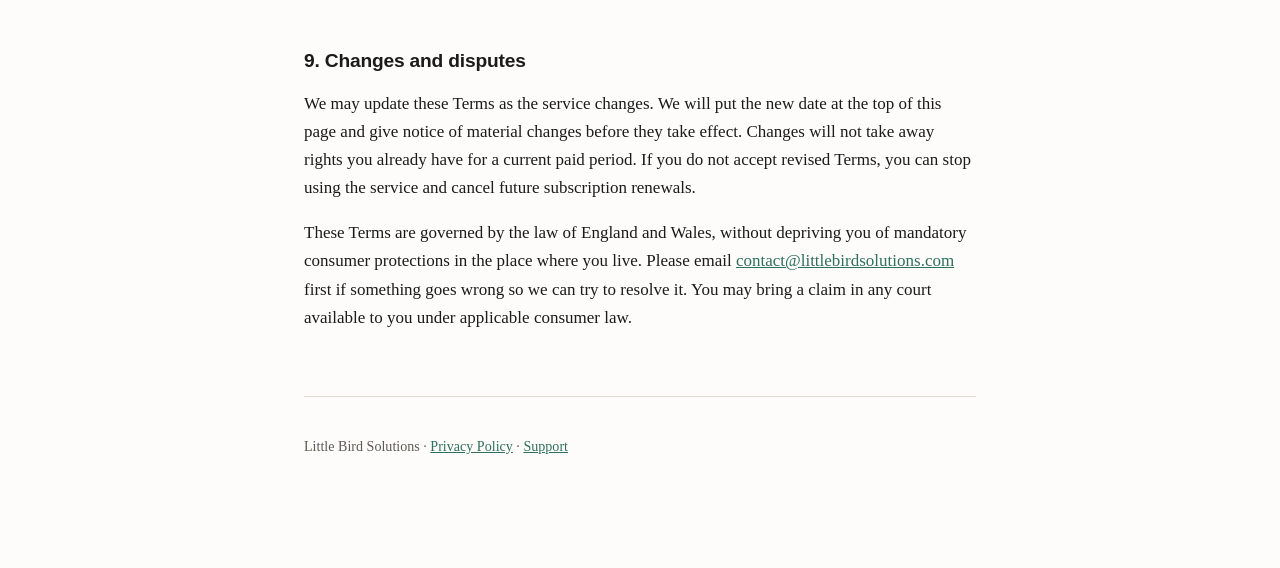
<file: preppy/terms/index.html>
<!doctype html>
<html lang="en">
    <head>
        <meta charset="utf-8" />
        <meta name="viewport" content="width=device-width, initial-scale=1" />
        <title>Terms of Service — Preppy</title>
        <meta
            name="description"
            content="Terms of Service for the Preppy interview practice app."
        />
        <link rel="stylesheet" href="/assets/style.css" />
    </head>
    <body>
        <main>
            <h1>Preppy — Terms of Service</h1>
            <p class="subtitle">
                Effective 25 September 2026 · Little Bird Solutions
            </p>

            <div class="summary">
                <p>
                    <strong>The short version.</strong> Preppy helps you practise
                    job interviews with AI-generated questions and feedback.
                    Your first question and Scorecard are available without a
                    subscription. Continuing to practise requires a monthly
                    subscription, which may include a three-day free trial if the
                    store says you are eligible.
                </p>
                <p>
                    The purchase screen shows your local price before you agree
                    to pay. Subscriptions renew automatically until you cancel
                    through the store. You can dismiss the offer and keep your
                    first Scorecard. AI feedback can be wrong, so use your own
                    judgement when preparing for an interview.
                </p>
            </div>

            <h2>1. Who provides Preppy</h2>
            <p>
                Preppy is provided by <strong>Little Bird Solutions</strong>
                ("we", "us" and "our"). Contact us at
                <a href="mailto:contact@littlebirdsolutions.com"
                    >contact@littlebirdsolutions.com</a
                > or through <a href="/preppy/support/">Preppy support</a>.
                These Terms apply to the Preppy mobile app and its associated
                interview practice service.
            </p>

            <h2>2. Using the service</h2>
            <p>
                By using Preppy, you agree to these Terms. If you do not agree,
                do not use the service. You must be old enough to agree to a
                contract where you live. Preppy is intended for people preparing
                for job interviews and is not directed at children under 13.
            </p>
            <p>
                Preppy has no conventional sign-in. It creates a device-linked
                service identity to manage access and prevent misuse. Your
                completed interviews and Scorecards are stored on your device;
                they are not synchronised between devices. Keep your device
                secure and contact us if you believe someone is misusing the
                service through it.
            </p>

            <h2>3. Practice and AI feedback</h2>
            <p>
                Preppy provides practice questions, interview conversations,
                Scorecards and feedback. An AI system generates parts of this
                experience. It may make mistakes, misunderstand an answer or
                give advice that does not fit your circumstances. Preppy is a
                preparation tool, not a recruiter or a guarantee of an interview
                result, job offer or career outcome.
            </p>
            <p>
                Do not enter confidential, sensitive or third-party information
                unless you have the right to share it. To provide the service,
                your profile details, answers and interview text are processed
                by our service and AI providers. AI request and response content
                may also be captured for quality review and troubleshooting.
                The
                <a href="/preppy/privacy/">Privacy Policy</a> explains the
                processing in more detail.
            </p>

            <h2>4. Free access and subscription</h2>
            <p>
                You can answer one onboarding question and view its Scorecard
                without buying a subscription. A monthly subscription unlocks
                further practice and the available interview modes. There is no
                fixed monthly question allowance for subscribers, but reasonable
                technical limits apply to individual answers and interviews,
                request rates and misuse. These safeguards can temporarily
                affect availability.
            </p>
            <p>
                The subscription is sold through the app store used for your
                purchase. The store purchase screen displays the current price,
                currency, billing period, any applicable taxes and any trial
                offer before you confirm. Prices may differ by country and may
                change in accordance with the store's rules. We do not charge
                your payment method directly.
            </p>
            <p>
                If the store offers you a <strong>three-day free trial</strong>,
                subscription access starts when you accept that offer. Unless
                you cancel before the trial ends, the subscription automatically
                becomes a paid monthly subscription at the price shown at
                checkout. If you are not eligible for a trial, the first charge
                starts when you confirm the purchase. A trial is not required
                to use the first onboarding question.
            </p>

            <h2>5. Cancelling, restoring and refunds</h2>
            <p>
                You can cancel at any time through the same store account you
                used to subscribe. On Android, open
                <a href="https://play.google.com/store/account/subscriptions"
                    >Google Play subscriptions</a
                >, select Preppy and choose <strong>Cancel subscription</strong>.
                You can also reach subscription management from the app's Plan
                settings. If Preppy later becomes available on iOS, manage an
                iOS purchase through your Apple account. Uninstalling the app
                does <strong>not</strong> cancel a subscription.
            </p>
            <p>
                Cancelling stops future renewals. Access normally continues
                until the end of the current paid period; trial access lasts
                until the trial ends unless the store tells you otherwise.
                The store shows the exact renewal date and handles billing and
                refund requests under its rules and applicable law. For a
                problem with Preppy's service, you can also
                <a href="mailto:contact@littlebirdsolutions.com">contact us</a>.
                Nothing in these Terms reduces any statutory right to a refund
                or other remedy.
            </p>
            <p>
                Use <strong>Restore purchases</strong> in the app if an active
                subscription is not recognised. Purchases can be restored with
                the same store account, including after reinstalling or
                changing devices within that store. A Google Play purchase does
                not automatically transfer to the Apple App Store, or vice
                versa. Your locally stored interview history does not transfer
                with a restored purchase.
            </p>

            <h2>6. Your content and acceptable use</h2>
            <p>
                You keep any rights you have in the answers and other material
                you enter. You give us permission to process that material only
                as needed to provide, protect and improve Preppy, including
                through the processors described in our Privacy Policy. You are
                responsible for having the right to submit it.
            </p>
            <p>
                Do not use Preppy unlawfully; submit material that infringes
                another person's rights; probe, interfere with or overload the
                service; attempt to bypass purchase or usage safeguards; or
                resell access. We may restrict abusive activity to protect the
                service. If we need to suspend paid access for a material
                breach, we will act reasonably and consider your applicable
                consumer rights.
            </p>

            <h2>7. Ownership and availability</h2>
            <p>
                We and our licensors own the app, its design, software and
                branding. We give you a personal, non-transferable right to use
                Preppy for its intended purpose while you comply with these
                Terms. This does not transfer ownership of the app to you.
            </p>
            <p>
                Preppy needs a network connection for AI features. We may
                maintain or improve the service and respond to outages,
                security issues or provider failures. We will take reasonable
                care in providing it, but cannot promise uninterrupted service
                or error-free AI output. We will not remove a material paid
                feature during a paid period without providing a remedy where
                applicable law requires one.
            </p>

            <h2>8. Responsibility and consumer rights</h2>
            <p>
                Nothing in these Terms removes or limits rights that consumer
                law gives you, or excludes liability that cannot legally be
                excluded, including liability for fraud or for death or personal
                injury caused by negligence. If we fail to provide the service
                with reasonable care and skill, or it does not match what we
                promised, you may be entitled to a remedy under applicable law.
            </p>
            <p>
                We are responsible for loss that is a foreseeable result of our
                breach of these Terms or our failure to use reasonable care.
                We are not responsible for loss caused solely by information you
                were not entitled to submit, misuse of the service, or events
                outside our reasonable control. Please contact us so we can
                investigate and put problems right.
            </p>

            <h2>9. Changes and disputes</h2>
            <p>
                We may update these Terms as the service changes. We will put
                the new date at the top of this page and give notice of material
                changes before they take effect. Changes will not take away
                rights you already have for a current paid period. If you do
                not accept revised Terms, you can stop using the service and
                cancel future subscription renewals.
            </p>
            <p>
                These Terms are governed by the law of England and Wales,
                without depriving you of mandatory consumer protections in the
                place where you live. Please email
                <a href="mailto:contact@littlebirdsolutions.com"
                    >contact@littlebirdsolutions.com</a
                > first if something goes wrong so we can try to resolve it.
                You may bring a claim in any court available to you under
                applicable consumer law.
            </p>

            <footer>
                <p>
                    Little Bird Solutions ·
                    <a href="/preppy/privacy/">Privacy Policy</a> ·
                    <a href="/preppy/support/">Support</a>
                </p>
            </footer>
        </main>
    </body>
</html>
</file>
<file: assets/style.css>
:root {
    --bg: #fdfcfa;
    --fg: #1c1b19;
    --muted: #5d5a54;
    --rule: #e2ded6;
    --accent: #2f6f5e;
    --card: #f5f2ec;
}

@media (prefers-color-scheme: dark) {
    :root {
        --bg: #16181a;
        --fg: #e8e6e1;
        --muted: #a5a29b;
        --rule: #2e3235;
        --accent: #7fc3ad;
        --card: #1e2124;
    }
}

* {
    box-sizing: border-box;
}

body {
    margin: 0;
    padding: 3rem 1.25rem 6rem;
    background: var(--bg);
    color: var(--fg);
    font:
        400 17px/1.65 ui-serif,
        Georgia,
        "Times New Roman",
        serif;
    -webkit-text-size-adjust: 100%;
}

main {
    max-width: 42rem;
    margin: 0 auto;
}

h1,
h2,
h3 {
    font-family:
        ui-sans-serif,
        -apple-system,
        "Segoe UI",
        Roboto,
        sans-serif;
    line-height: 1.25;
    letter-spacing: -0.01em;
}

h1 {
    font-size: 2rem;
    margin: 0 0 0.35rem;
}
h2 {
    font-size: 1.2rem;
    margin: 2.75rem 0 0.75rem;
}
h3 {
    font-size: 1rem;
    margin: 1.75rem 0 0.5rem;
}

.subtitle {
    color: var(--muted);
    font-size: 0.95rem;
    margin: 0 0 2.5rem;
    padding-bottom: 1.5rem;
    border-bottom: 1px solid var(--rule);
}

a {
    color: var(--accent);
}
a:hover {
    text-decoration: none;
}

ul,
ol {
    padding-left: 1.3rem;
}
li {
    margin: 0.4rem 0;
}

.summary {
    background: var(--card);
    border-left: 3px solid var(--accent);
    padding: 1.25rem 1.5rem;
    margin: 0 0 2rem;
    border-radius: 0 6px 6px 0;
}

.summary p:first-child {
    margin-top: 0;
}
.summary p:last-child {
    margin-bottom: 0;
}

.table-wrap {
    overflow-x: auto;
    margin: 1.25rem 0;
    -webkit-overflow-scrolling: touch;
}

table {
    border-collapse: collapse;
    width: 100%;
    min-width: 30rem;
    font-size: 0.92rem;
    font-family:
        ui-sans-serif,
        -apple-system,
        "Segoe UI",
        Roboto,
        sans-serif;
}

th,
td {
    text-align: left;
    vertical-align: top;
    padding: 0.6rem 0.9rem 0.6rem 0;
    border-bottom: 1px solid var(--rule);
}

th {
    font-weight: 600;
    font-size: 0.78rem;
    text-transform: uppercase;
    letter-spacing: 0.06em;
    color: var(--muted);
}

code {
    font-family: ui-monospace, SFMono-Regular, Menlo, monospace;
    font-size: 0.87em;
    background: var(--card);
    padding: 0.12em 0.38em;
    border-radius: 3px;
}

footer {
    margin-top: 4rem;
    padding-top: 1.5rem;
    border-top: 1px solid var(--rule);
    color: var(--muted);
    font-size: 0.88rem;
}

img {
    max-width: 100%;
    height: auto;
}
</file>
